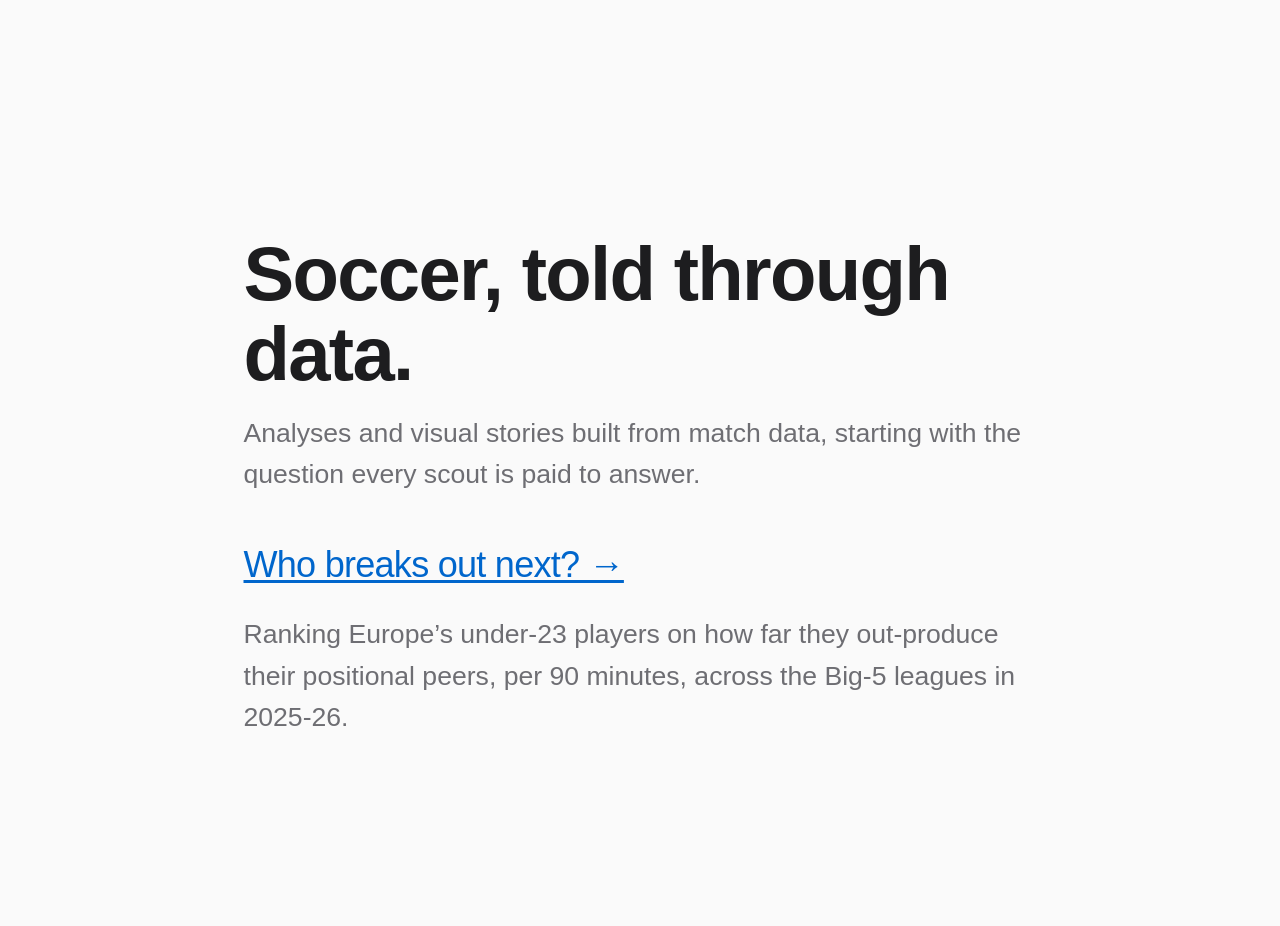
<file: index.html>
<!DOCTYPE html>
<html xmlns="http://www.w3.org/1999/xhtml" lang="en" xml:lang="en"><head>

<meta charset="utf-8">
<meta name="generator" content="quarto-1.9.38">

<meta name="viewport" content="width=device-width, initial-scale=1.0, user-scalable=yes">


<title>soccer stories</title>
<style>
/* Default styles provided by pandoc.
** See https://pandoc.org/MANUAL.html#variables-for-html for config info.
*/
code{white-space: pre-wrap;}
span.smallcaps{font-variant: small-caps;}
div.columns{display: flex; gap: min(4vw, 1.5em);}
div.column{flex: auto; overflow-x: auto;}
div.hanging-indent{margin-left: 1.5em; text-indent: -1.5em;}
ul.task-list{list-style: none;}
ul.task-list li input[type="checkbox"] {
  width: 0.8em;
  margin: 0 0.8em 0.2em -1em; /* quarto-specific, see https://github.com/quarto-dev/quarto-cli/issues/4556 */ 
  vertical-align: middle;
}
</style>


<script src="site_libs/quarto-nav/quarto-nav.js"></script>
<script src="site_libs/clipboard/clipboard.min.js"></script>
<script src="site_libs/quarto-search/autocomplete.umd.js"></script>
<script src="site_libs/quarto-search/fuse.min.js"></script>
<script src="site_libs/quarto-search/quarto-search.js"></script>
<meta name="quarto:offset" content="./">
<script src="site_libs/quarto-html/quarto.js" type="module"></script>
<script src="site_libs/quarto-html/tabsets/tabsets.js" type="module"></script>
<script src="site_libs/quarto-html/popper.min.js"></script>
<script src="site_libs/quarto-html/tippy.umd.min.js"></script>
<link href="site_libs/quarto-html/tippy.css" rel="stylesheet">
<link href="site_libs/quarto-html/quarto-syntax-highlighting-15634bcf2e68342d4ad2dfa704d543f6.css" rel="stylesheet" id="quarto-text-highlighting-styles">
<script src="site_libs/bootstrap/bootstrap.min.js"></script>
<link href="site_libs/bootstrap/bootstrap-icons.css" rel="stylesheet">
<link href="site_libs/bootstrap/bootstrap-1d0188f8486789a664924dd5ce05ae25.min.css" rel="stylesheet" append-hash="true" id="quarto-bootstrap" data-mode="light">
<script id="quarto-search-options" type="application/json">{
  "location": "sidebar",
  "copy-button": false,
  "collapse-after": 3,
  "panel-placement": "start",
  "type": "textbox",
  "limit": 50,
  "keyboard-shortcut": [
    "f",
    "/",
    "s"
  ],
  "show-item-context": false,
  "language": {
    "search-no-results-text": "No results",
    "search-matching-documents-text": "matching documents",
    "search-copy-link-title": "Copy link to search",
    "search-hide-matches-text": "Hide additional matches",
    "search-more-match-text": "more match in this document",
    "search-more-matches-text": "more matches in this document",
    "search-clear-button-title": "Clear",
    "search-text-placeholder": "",
    "search-detached-cancel-button-title": "Cancel",
    "search-submit-button-title": "Submit",
    "search-label": "Search"
  }
}</script>


</head>

<body class="fullcontent quarto-light">

<div id="quarto-search-results"></div>
<!-- content -->
<div id="quarto-content" class="quarto-container page-columns page-rows-contents page-layout-article">
<!-- sidebar -->
<!-- margin-sidebar -->
    
<!-- main -->
<main class="content" id="quarto-document-content"><header id="title-block-header" class="quarto-title-block"></header>




<section id="soccer-told-through-data." class="level1 hero">
<h1>Soccer, told through data.</h1>
<p>Analyses and visual stories built from match data, starting with the question every scout is paid to answer.</p>
<section id="who-breaks-out-next" class="level2">
<h2 data-anchor-id="who-breaks-out-next"><a href="./breakout-stars.html">Who breaks out next? →</a></h2>
<p>Ranking Europe’s under-23 players on how far they out-produce their positional peers, per 90 minutes, across the Big-5 leagues in 2025-26.</p>
</section>
</section>



</main> <!-- /main -->
<script id="quarto-html-after-body" type="application/javascript">
  window.document.addEventListener("DOMContentLoaded", function (event) {
    const isCodeAnnotation = (el) => {
      for (const clz of el.classList) {
        if (clz.startsWith('code-annotation-')) {                     
          return true;
        }
      }
      return false;
    }
    const onCopySuccess = function(e) {
      // button target
      const button = e.trigger;
      // don't keep focus
      button.blur();
      // flash "checked"
      button.classList.add('code-copy-button-checked');
      var currentTitle = button.getAttribute("title");
      button.setAttribute("title", "Copied!");
      let tooltip;
      if (window.bootstrap) {
        button.setAttribute("data-bs-toggle", "tooltip");
        button.setAttribute("data-bs-placement", "left");
        button.setAttribute("data-bs-title", "Copied!");
        tooltip = new bootstrap.Tooltip(button, 
          { trigger: "manual", 
            customClass: "code-copy-button-tooltip",
            offset: [0, -8]});
        tooltip.show();    
      }
      setTimeout(function() {
        if (tooltip) {
          tooltip.hide();
          button.removeAttribute("data-bs-title");
          button.removeAttribute("data-bs-toggle");
          button.removeAttribute("data-bs-placement");
        }
        button.setAttribute("title", currentTitle);
        button.classList.remove('code-copy-button-checked');
      }, 1000);
      // clear code selection
      e.clearSelection();
    }
    const getTextToCopy = function(trigger) {
      const outerScaffold = trigger.parentElement.cloneNode(true);
      const codeEl = outerScaffold.querySelector('code');
      for (const childEl of codeEl.children) {
        if (isCodeAnnotation(childEl)) {
          childEl.remove();
        }
      }
      return codeEl.innerText;
    }
    const clipboard = new window.ClipboardJS('.code-copy-button:not([data-in-quarto-modal])', {
      text: getTextToCopy
    });
    clipboard.on('success', onCopySuccess);
    if (window.document.getElementById('quarto-embedded-source-code-modal')) {
      const clipboardModal = new window.ClipboardJS('.code-copy-button[data-in-quarto-modal]', {
        text: getTextToCopy,
        container: window.document.getElementById('quarto-embedded-source-code-modal')
      });
      clipboardModal.on('success', onCopySuccess);
    }
      var localhostRegex = new RegExp(/^(?:http|https):\/\/localhost\:?[0-9]*\//);
      var mailtoRegex = new RegExp(/^mailto:/);
        var filterRegex = new RegExp('/' + window.location.host + '/');
      var isInternal = (href) => {
          return filterRegex.test(href) || localhostRegex.test(href) || mailtoRegex.test(href);
      }
      // Inspect non-navigation links and adorn them if external
     var links = window.document.querySelectorAll('a[href]:not(.nav-link):not(.navbar-brand):not(.toc-action):not(.sidebar-link):not(.sidebar-item-toggle):not(.pagination-link):not(.no-external):not([aria-hidden]):not(.dropdown-item):not(.quarto-navigation-tool):not(.about-link)');
      for (var i=0; i<links.length; i++) {
        const link = links[i];
        if (!isInternal(link.href)) {
          // undo the damage that might have been done by quarto-nav.js in the case of
          // links that we want to consider external
          if (link.dataset.originalHref !== undefined) {
            link.href = link.dataset.originalHref;
          }
        }
      }
    function tippyHover(el, contentFn, onTriggerFn, onUntriggerFn) {
      const config = {
        allowHTML: true,
        maxWidth: 500,
        delay: 100,
        arrow: false,
        appendTo: function(el) {
            return el.parentElement;
        },
        interactive: true,
        interactiveBorder: 10,
        theme: 'quarto',
        placement: 'bottom-start',
      };
      if (contentFn) {
        config.content = contentFn;
      }
      if (onTriggerFn) {
        config.onTrigger = onTriggerFn;
      }
      if (onUntriggerFn) {
        config.onUntrigger = onUntriggerFn;
      }
      window.tippy(el, config); 
    }
    const noterefs = window.document.querySelectorAll('a[role="doc-noteref"]');
    for (var i=0; i<noterefs.length; i++) {
      const ref = noterefs[i];
      tippyHover(ref, function() {
        // use id or data attribute instead here
        let href = ref.getAttribute('data-footnote-href') || ref.getAttribute('href');
        try { href = new URL(href).hash; } catch {}
        const id = href.replace(/^#\/?/, "");
        const note = window.document.getElementById(id);
        if (note) {
          return note.innerHTML;
        } else {
          return "";
        }
      });
    }
    const xrefs = window.document.querySelectorAll('a.quarto-xref');
    const processXRef = (id, note) => {
      // Strip column container classes
      const stripColumnClz = (el) => {
        el.classList.remove("page-full", "page-columns");
        if (el.children) {
          for (const child of el.children) {
            stripColumnClz(child);
          }
        }
      }
      stripColumnClz(note)
      if (id === null || id.startsWith('sec-')) {
        // Special case sections, only their first couple elements
        const container = document.createElement("div");
        if (note.children && note.children.length > 2) {
          container.appendChild(note.children[0].cloneNode(true));
          for (let i = 1; i < note.children.length; i++) {
            const child = note.children[i];
            if (child.tagName === "P" && child.innerText === "") {
              continue;
            } else {
              container.appendChild(child.cloneNode(true));
              break;
            }
          }
          if (window.Quarto?.typesetMath) {
            window.Quarto.typesetMath(container);
          }
          return container.innerHTML
        } else {
          if (window.Quarto?.typesetMath) {
            window.Quarto.typesetMath(note);
          }
          return note.innerHTML;
        }
      } else {
        // Remove any anchor links if they are present
        const anchorLink = note.querySelector('a.anchorjs-link');
        if (anchorLink) {
          anchorLink.remove();
        }
        if (window.Quarto?.typesetMath) {
          window.Quarto.typesetMath(note);
        }
        if (note.classList.contains("callout")) {
          return note.outerHTML;
        } else {
          return note.innerHTML;
        }
      }
    }
    for (var i=0; i<xrefs.length; i++) {
      const xref = xrefs[i];
      tippyHover(xref, undefined, function(instance) {
        instance.disable();
        let url = xref.getAttribute('href');
        let hash = undefined; 
        if (url.startsWith('#')) {
          hash = url;
        } else {
          try { hash = new URL(url).hash; } catch {}
        }
        if (hash) {
          const id = hash.replace(/^#\/?/, "");
          const note = window.document.getElementById(id);
          if (note !== null) {
            try {
              const html = processXRef(id, note.cloneNode(true));
              instance.setContent(html);
            } finally {
              instance.enable();
              instance.show();
            }
          } else {
            // See if we can fetch this
            fetch(url.split('#')[0])
            .then(res => res.text())
            .then(html => {
              const parser = new DOMParser();
              const htmlDoc = parser.parseFromString(html, "text/html");
              const note = htmlDoc.getElementById(id);
              if (note !== null) {
                const html = processXRef(id, note);
                instance.setContent(html);
              } 
            }).finally(() => {
              instance.enable();
              instance.show();
            });
          }
        } else {
          // See if we can fetch a full url (with no hash to target)
          // This is a special case and we should probably do some content thinning / targeting
          fetch(url)
          .then(res => res.text())
          .then(html => {
            const parser = new DOMParser();
            const htmlDoc = parser.parseFromString(html, "text/html");
            const note = htmlDoc.querySelector('main.content');
            if (note !== null) {
              // This should only happen for chapter cross references
              // (since there is no id in the URL)
              // remove the first header
              if (note.children.length > 0 && note.children[0].tagName === "HEADER") {
                note.children[0].remove();
              }
              const html = processXRef(null, note);
              instance.setContent(html);
            } 
          }).finally(() => {
            instance.enable();
            instance.show();
          });
        }
      }, function(instance) {
      });
    }
        let selectedAnnoteEl;
        const selectorForAnnotation = ( cell, annotation) => {
          let cellAttr = 'data-code-cell="' + cell + '"';
          let lineAttr = 'data-code-annotation="' +  annotation + '"';
          const selector = 'span[' + cellAttr + '][' + lineAttr + ']';
          return selector;
        }
        const selectCodeLines = (annoteEl) => {
          const doc = window.document;
          const targetCell = annoteEl.getAttribute("data-target-cell");
          const targetAnnotation = annoteEl.getAttribute("data-target-annotation");
          const annoteSpan = window.document.querySelector(selectorForAnnotation(targetCell, targetAnnotation));
          const lines = annoteSpan.getAttribute("data-code-lines").split(",");
          const lineIds = lines.map((line) => {
            return targetCell + "-" + line;
          })
          let top = null;
          let height = null;
          let parent = null;
          if (lineIds.length > 0) {
              //compute the position of the single el (top and bottom and make a div)
              const el = window.document.getElementById(lineIds[0]);
              top = el.offsetTop;
              height = el.offsetHeight;
              parent = el.parentElement.parentElement;
            if (lineIds.length > 1) {
              const lastEl = window.document.getElementById(lineIds[lineIds.length - 1]);
              const bottom = lastEl.offsetTop + lastEl.offsetHeight;
              height = bottom - top;
            }
            if (top !== null && height !== null && parent !== null) {
              // cook up a div (if necessary) and position it 
              let div = window.document.getElementById("code-annotation-line-highlight");
              if (div === null) {
                div = window.document.createElement("div");
                div.setAttribute("id", "code-annotation-line-highlight");
                div.style.position = 'absolute';
                parent.appendChild(div);
              }
              div.style.top = top - 2 + "px";
              div.style.height = height + 4 + "px";
              div.style.left = 0;
              let gutterDiv = window.document.getElementById("code-annotation-line-highlight-gutter");
              if (gutterDiv === null) {
                gutterDiv = window.document.createElement("div");
                gutterDiv.setAttribute("id", "code-annotation-line-highlight-gutter");
                gutterDiv.style.position = 'absolute';
                const codeCell = window.document.getElementById(targetCell);
                const gutter = codeCell.querySelector('.code-annotation-gutter');
                gutter.appendChild(gutterDiv);
              }
              gutterDiv.style.top = top - 2 + "px";
              gutterDiv.style.height = height + 4 + "px";
            }
            selectedAnnoteEl = annoteEl;
          }
        };
        const unselectCodeLines = () => {
          const elementsIds = ["code-annotation-line-highlight", "code-annotation-line-highlight-gutter"];
          elementsIds.forEach((elId) => {
            const div = window.document.getElementById(elId);
            if (div) {
              div.remove();
            }
          });
          selectedAnnoteEl = undefined;
        };
          // Handle positioning of the toggle
      window.addEventListener(
        "resize",
        throttle(() => {
          elRect = undefined;
          if (selectedAnnoteEl) {
            selectCodeLines(selectedAnnoteEl);
          }
        }, 10)
      );
      function throttle(fn, ms) {
      let throttle = false;
      let timer;
        return (...args) => {
          if(!throttle) { // first call gets through
              fn.apply(this, args);
              throttle = true;
          } else { // all the others get throttled
              if(timer) clearTimeout(timer); // cancel #2
              timer = setTimeout(() => {
                fn.apply(this, args);
                timer = throttle = false;
              }, ms);
          }
        };
      }
        // Attach click handler to the DT
        const annoteDls = window.document.querySelectorAll('dt[data-target-cell]');
        for (const annoteDlNode of annoteDls) {
          annoteDlNode.addEventListener('click', (event) => {
            const clickedEl = event.target;
            if (clickedEl !== selectedAnnoteEl) {
              unselectCodeLines();
              const activeEl = window.document.querySelector('dt[data-target-cell].code-annotation-active');
              if (activeEl) {
                activeEl.classList.remove('code-annotation-active');
              }
              selectCodeLines(clickedEl);
              clickedEl.classList.add('code-annotation-active');
            } else {
              // Unselect the line
              unselectCodeLines();
              clickedEl.classList.remove('code-annotation-active');
            }
          });
        }
    const findCites = (el) => {
      const parentEl = el.parentElement;
      if (parentEl) {
        const cites = parentEl.dataset.cites;
        if (cites) {
          return {
            el,
            cites: cites.split(' ')
          };
        } else {
          return findCites(el.parentElement)
        }
      } else {
        return undefined;
      }
    };
    var bibliorefs = window.document.querySelectorAll('a[role="doc-biblioref"]');
    for (var i=0; i<bibliorefs.length; i++) {
      const ref = bibliorefs[i];
      const citeInfo = findCites(ref);
      if (citeInfo) {
        tippyHover(citeInfo.el, function() {
          var popup = window.document.createElement('div');
          citeInfo.cites.forEach(function(cite) {
            var citeDiv = window.document.createElement('div');
            citeDiv.classList.add('hanging-indent');
            citeDiv.classList.add('csl-entry');
            var biblioDiv = window.document.getElementById('ref-' + cite);
            if (biblioDiv) {
              citeDiv.innerHTML = biblioDiv.innerHTML;
            }
            popup.appendChild(citeDiv);
          });
          return popup.innerHTML;
        });
      }
    }
  });
  </script>
</div> <!-- /content -->




</body></html>
</file>
<file: site_libs/quarto-html/tippy.css>
.tippy-box[data-animation=fade][data-state=hidden]{opacity:0}[data-tippy-root]{max-width:calc(100vw - 10px)}.tippy-box{position:relative;background-color:#333;color:#fff;border-radius:4px;font-size:14px;line-height:1.4;white-space:normal;outline:0;transition-property:transform,visibility,opacity}.tippy-box[data-placement^=top]>.tippy-arrow{bottom:0}.tippy-box[data-placement^=top]>.tippy-arrow:before{bottom:-7px;left:0;border-width:8px 8px 0;border-top-color:initial;transform-origin:center top}.tippy-box[data-placement^=bottom]>.tippy-arrow{top:0}.tippy-box[data-placement^=bottom]>.tippy-arrow:before{top:-7px;left:0;border-width:0 8px 8px;border-bottom-color:initial;transform-origin:center bottom}.tippy-box[data-placement^=left]>.tippy-arrow{right:0}.tippy-box[data-placement^=left]>.tippy-arrow:before{border-width:8px 0 8px 8px;border-left-color:initial;right:-7px;transform-origin:center left}.tippy-box[data-placement^=right]>.tippy-arrow{left:0}.tippy-box[data-placement^=right]>.tippy-arrow:before{left:-7px;border-width:8px 8px 8px 0;border-right-color:initial;transform-origin:center right}.tippy-box[data-inertia][data-state=visible]{transition-timing-function:cubic-bezier(.54,1.5,.38,1.11)}.tippy-arrow{width:16px;height:16px;color:#333}.tippy-arrow:before{content:"";position:absolute;border-color:transparent;border-style:solid}.tippy-content{position:relative;padding:5px 9px;z-index:1}
</file>
<file: site_libs/quarto-html/quarto-syntax-highlighting-15634bcf2e68342d4ad2dfa704d543f6.css>
/* quarto syntax highlight colors */
:root {
  --quarto-hl-ot-color: #003B4F;
  --quarto-hl-at-color: #657422;
  --quarto-hl-ss-color: #20794D;
  --quarto-hl-an-color: #5E5E5E;
  --quarto-hl-fu-color: #4758AB;
  --quarto-hl-st-color: #20794D;
  --quarto-hl-cf-color: #003B4F;
  --quarto-hl-op-color: #5E5E5E;
  --quarto-hl-er-color: #AD0000;
  --quarto-hl-bn-color: #AD0000;
  --quarto-hl-al-color: #AD0000;
  --quarto-hl-va-color: #111111;
  --quarto-hl-bu-color: inherit;
  --quarto-hl-ex-color: inherit;
  --quarto-hl-pp-color: #AD0000;
  --quarto-hl-in-color: #5E5E5E;
  --quarto-hl-vs-color: #20794D;
  --quarto-hl-wa-color: #5E5E5E;
  --quarto-hl-do-color: #5E5E5E;
  --quarto-hl-im-color: #00769E;
  --quarto-hl-ch-color: #20794D;
  --quarto-hl-dt-color: #AD0000;
  --quarto-hl-fl-color: #AD0000;
  --quarto-hl-co-color: #5E5E5E;
  --quarto-hl-cv-color: #5E5E5E;
  --quarto-hl-cn-color: #8f5902;
  --quarto-hl-sc-color: #5E5E5E;
  --quarto-hl-dv-color: #AD0000;
  --quarto-hl-kw-color: #003B4F;
}

/* other quarto variables */
:root {
  --quarto-font-monospace: SFMono-Regular, Menlo, Monaco, Consolas, "Liberation Mono", "Courier New", monospace;
}

/* syntax highlight based on Pandoc's rules */
pre > code.sourceCode > span {
  color: #003B4F;
}

code.sourceCode > span {
  color: #003B4F;
}

div.sourceCode,
div.sourceCode pre.sourceCode {
  color: #003B4F;
}

/* Normal */
code span {
  color: #003B4F;
}

/* Alert */
code span.al {
  color: #AD0000;
  font-style: inherit;
}

/* Annotation */
code span.an {
  color: #5E5E5E;
  font-style: inherit;
}

/* Attribute */
code span.at {
  color: #657422;
  font-style: inherit;
}

/* BaseN */
code span.bn {
  color: #AD0000;
  font-style: inherit;
}

/* BuiltIn */
code span.bu {
  font-style: inherit;
}

/* ControlFlow */
code span.cf {
  color: #003B4F;
  font-weight: bold;
  font-style: inherit;
}

/* Char */
code span.ch {
  color: #20794D;
  font-style: inherit;
}

/* Constant */
code span.cn {
  color: #8f5902;
  font-style: inherit;
}

/* Comment */
code span.co {
  color: #5E5E5E;
  font-style: inherit;
}

/* CommentVar */
code span.cv {
  color: #5E5E5E;
  font-style: italic;
}

/* Documentation */
code span.do {
  color: #5E5E5E;
  font-style: italic;
}

/* DataType */
code span.dt {
  color: #AD0000;
  font-style: inherit;
}

/* DecVal */
code span.dv {
  color: #AD0000;
  font-style: inherit;
}

/* Error */
code span.er {
  color: #AD0000;
  font-style: inherit;
}

/* Extension */
code span.ex {
  font-style: inherit;
}

/* Float */
code span.fl {
  color: #AD0000;
  font-style: inherit;
}

/* Function */
code span.fu {
  color: #4758AB;
  font-style: inherit;
}

/* Import */
code span.im {
  color: #00769E;
  font-style: inherit;
}

/* Information */
code span.in {
  color: #5E5E5E;
  font-style: inherit;
}

/* Keyword */
code span.kw {
  color: #003B4F;
  font-weight: bold;
  font-style: inherit;
}

/* Operator */
code span.op {
  color: #5E5E5E;
  font-style: inherit;
}

/* Other */
code span.ot {
  color: #003B4F;
  font-style: inherit;
}

/* Preprocessor */
code span.pp {
  color: #AD0000;
  font-style: inherit;
}

/* SpecialChar */
code span.sc {
  color: #5E5E5E;
  font-style: inherit;
}

/* SpecialString */
code span.ss {
  color: #20794D;
  font-style: inherit;
}

/* String */
code span.st {
  color: #20794D;
  font-style: inherit;
}

/* Variable */
code span.va {
  color: #111111;
  font-style: inherit;
}

/* VerbatimString */
code span.vs {
  color: #20794D;
  font-style: inherit;
}

/* Warning */
code span.wa {
  color: #5E5E5E;
  font-style: italic;
}

.prevent-inlining {
  content: "</";
}

/*# sourceMappingURL=f23921c56f73e400b49028c9186a1aa0.css.map */
</file>
